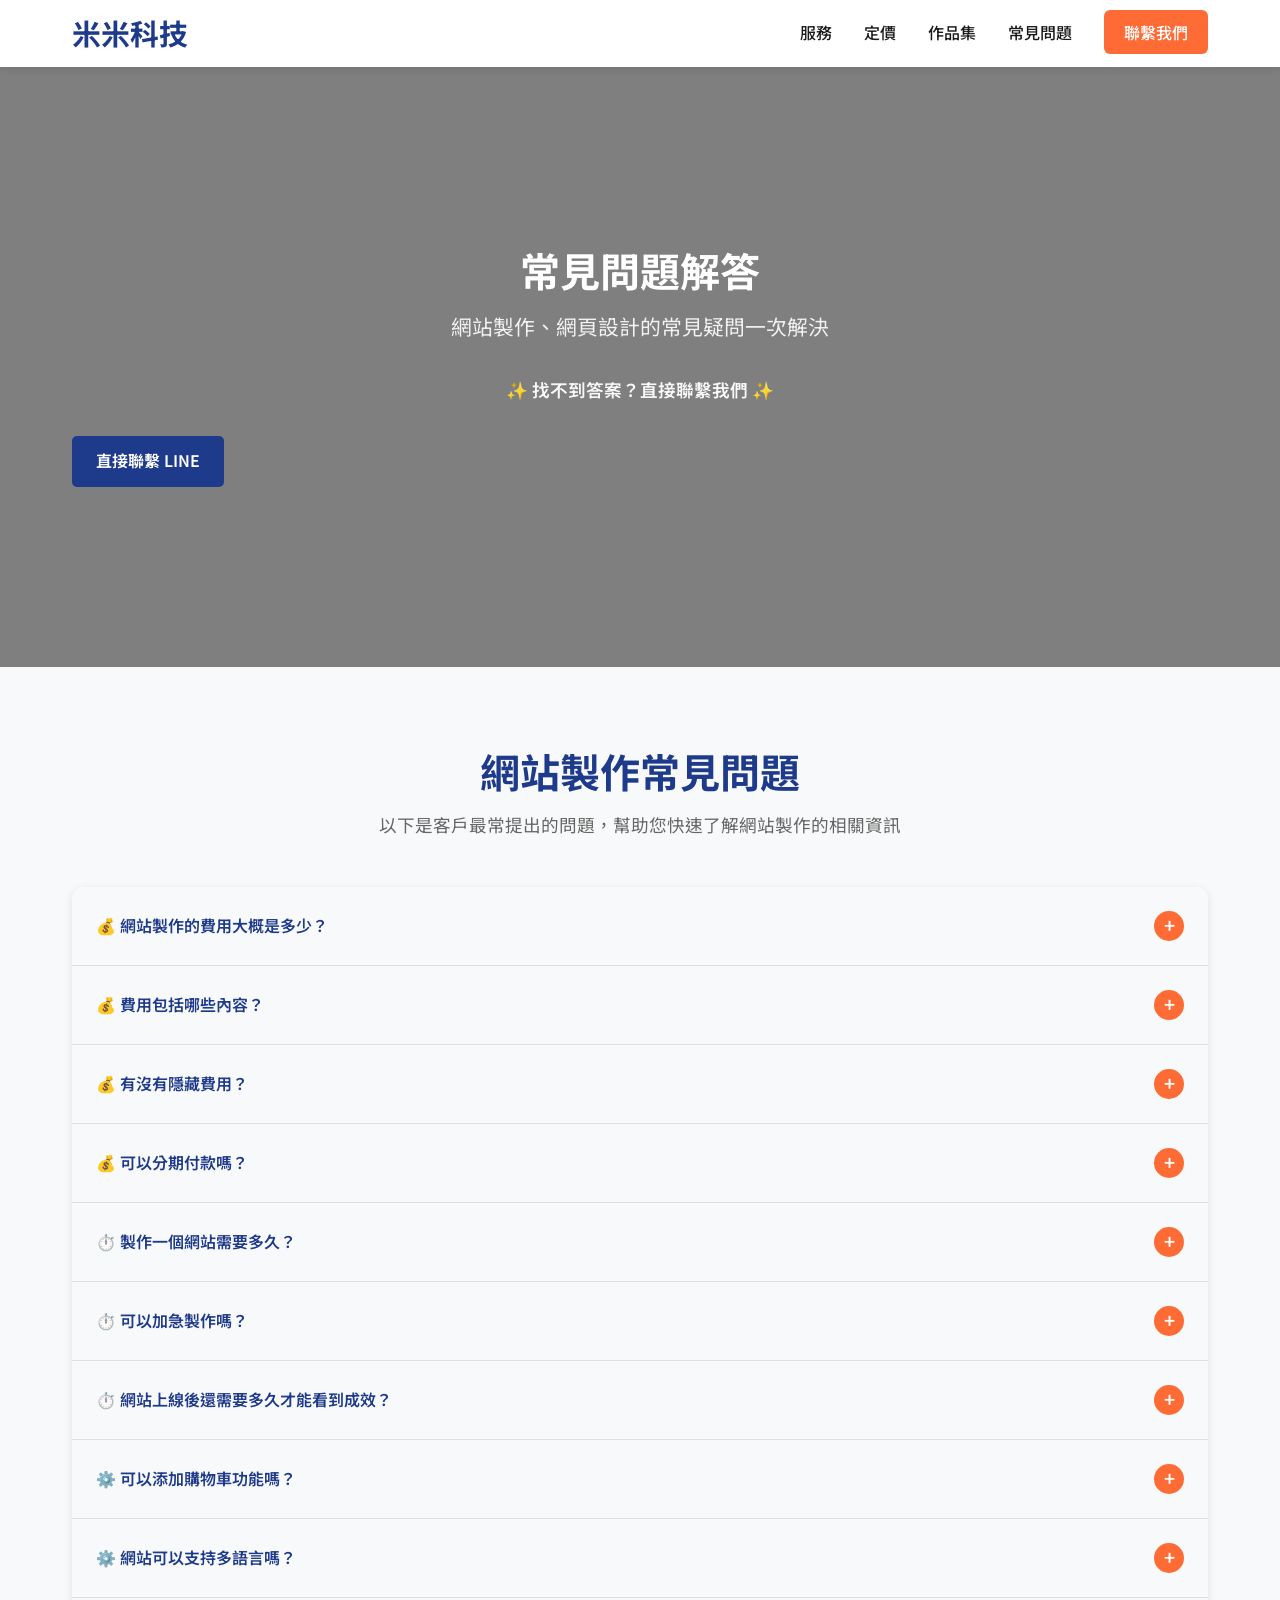
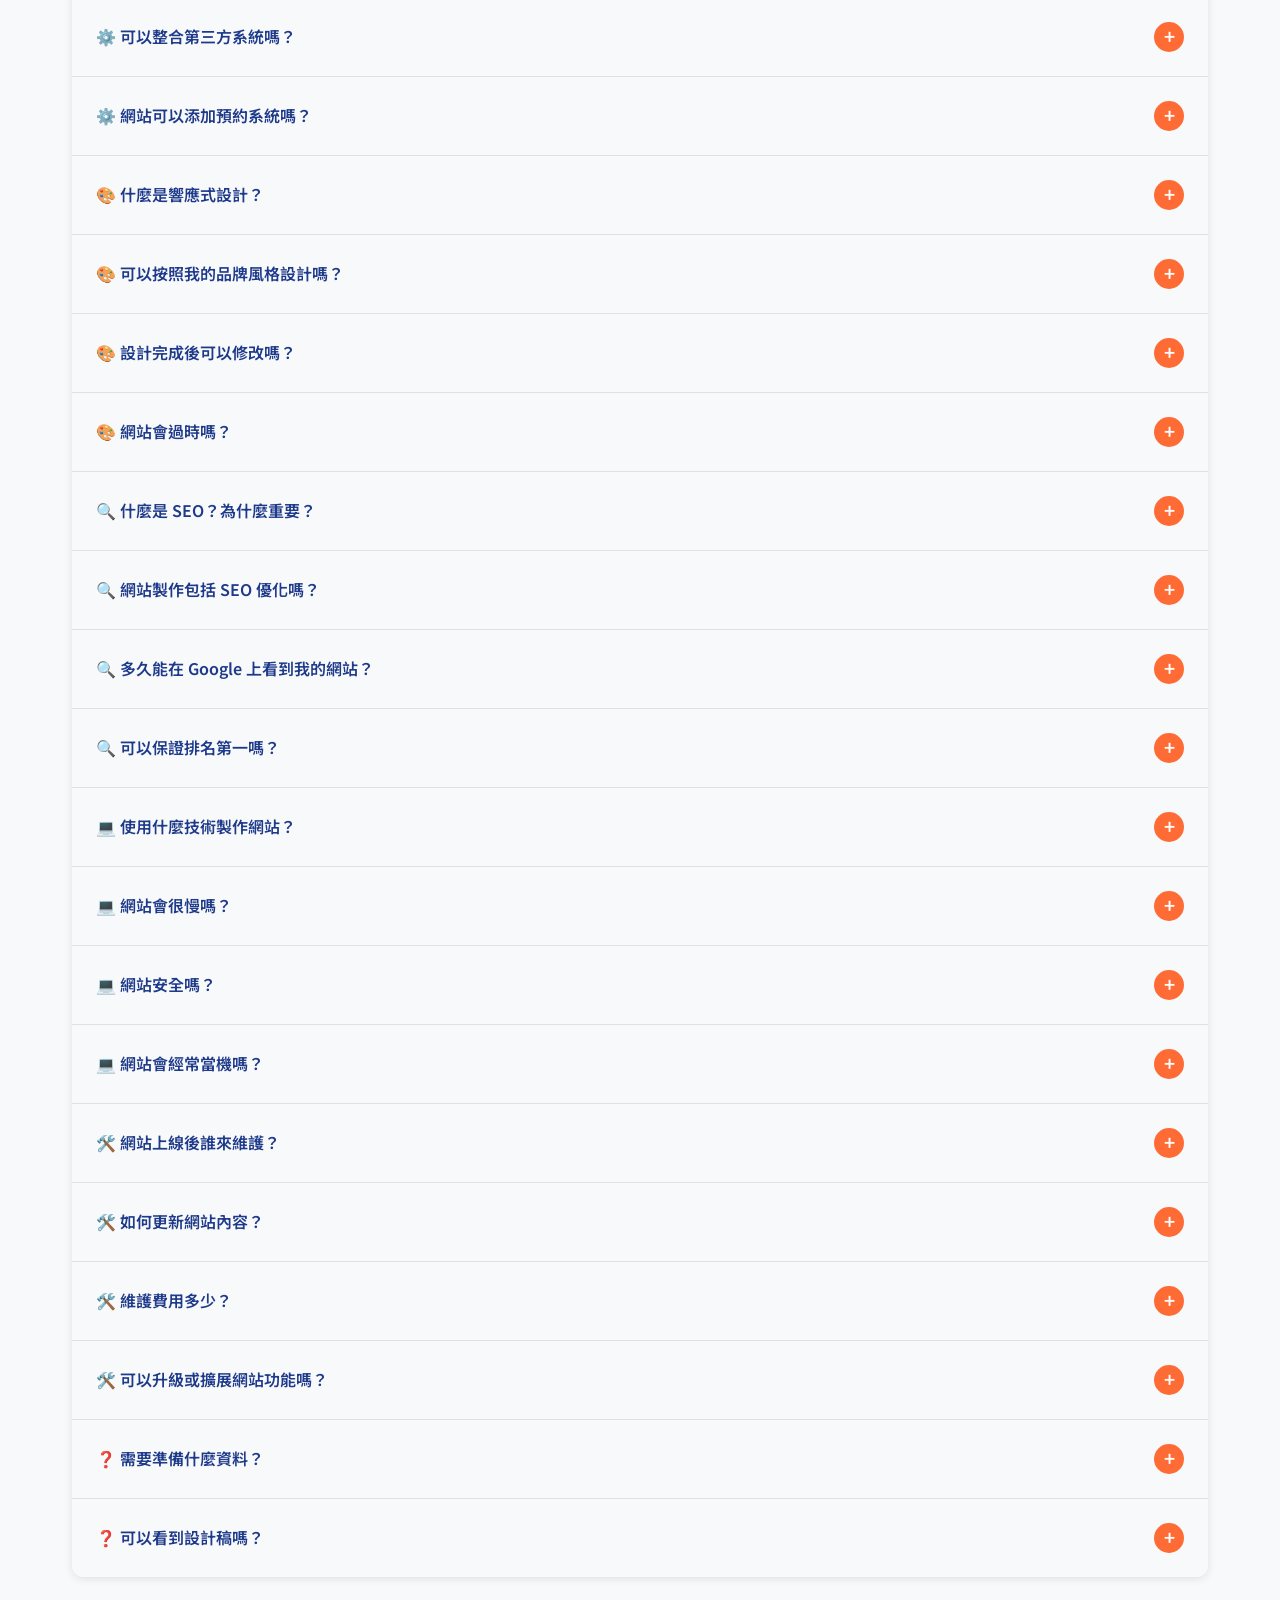
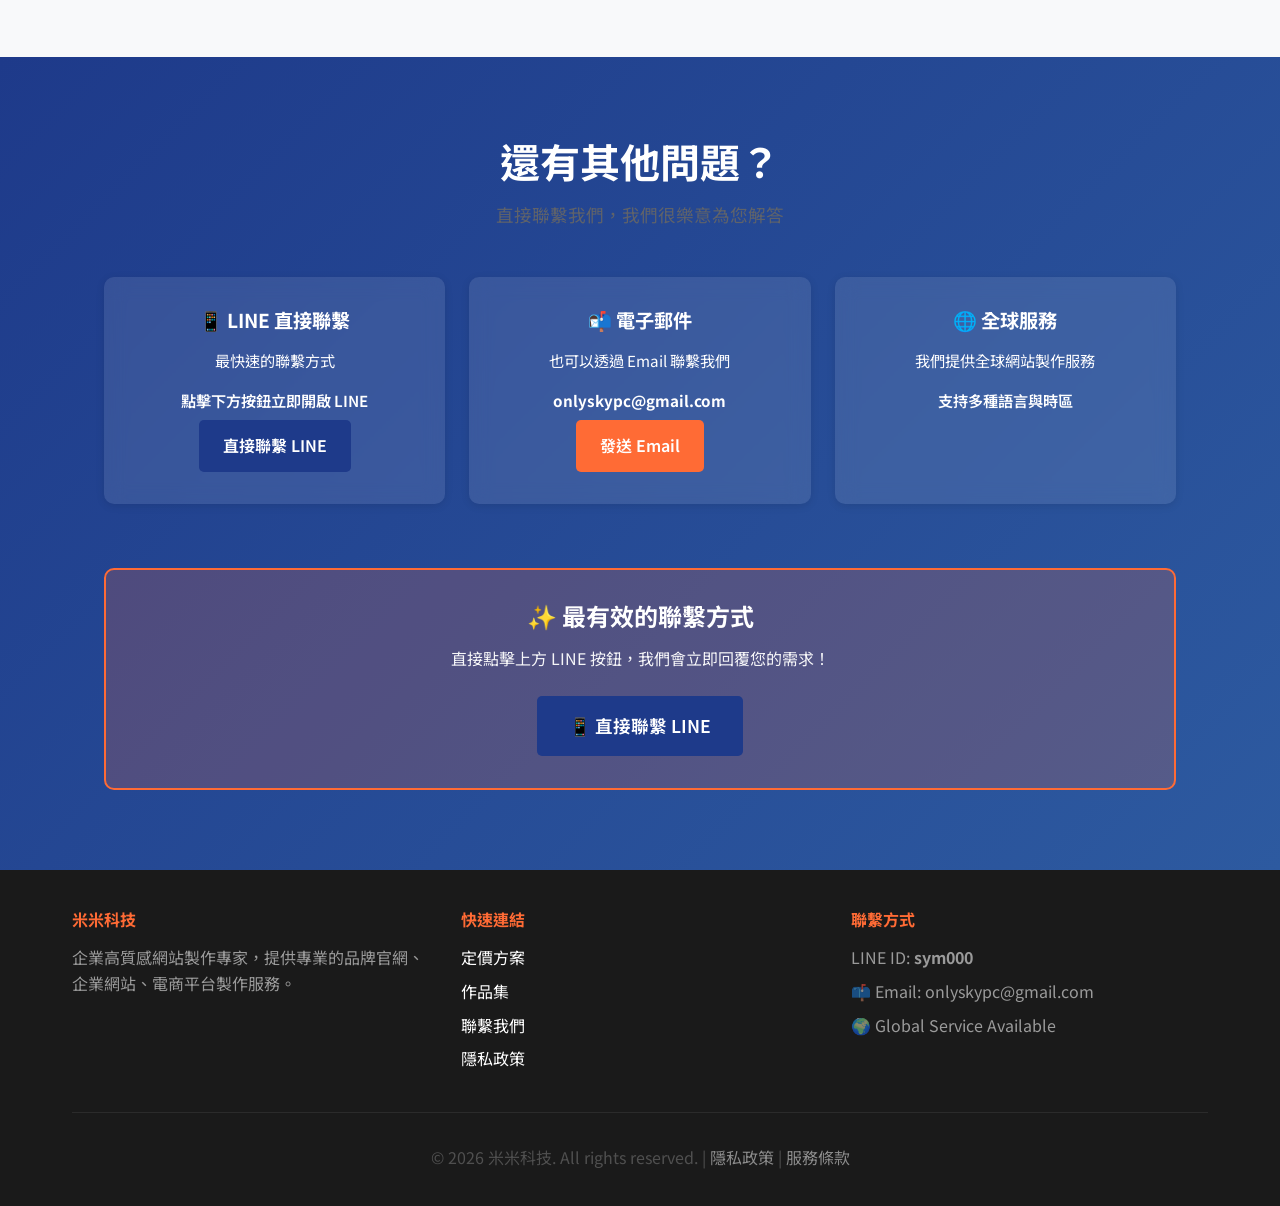
<file: faq.html>
<!DOCTYPE html>
<html lang="zh-TW">
<head>
    <meta http-equiv="Cache-Control" content="no-cache, no-store, must-revalidate">
<meta http-equiv="Pragma" content="no-cache">
<meta http-equiv="Expires" content="0">

    <meta charset="UTF-8">
    <meta name="viewport" content="width=device-width, initial-scale=1.0">
    <meta name="description" content="米米科技 - 網站製作常見問題 FAQ。解答網站製作費用、時間、SEO、響應式設計等常見疑問。">
    <meta name="keywords" content="網站製作常見問題, 網頁設計 FAQ, 網站製作費用, 網站製作時間, SEO 優化, 響應式設計, 網站維護">
    <meta name="author" content="米米科技">
    <meta property="og:title" content="米米科技 - 網站製作常見問題 FAQ">
    <meta property="og:description" content="解答網站製作、網頁設計的常見問題，包括費用、時間、功能、SEO 等。">
    <meta property="og:type" content="website">
    <meta name="theme-color" content="#1E3A8A">
    
    <title>米米科技 - 網站製作常見問題 FAQ | 網頁設計疑問解答</title>
    <link href="https://fonts.googleapis.com/css2?family=Noto+Sans+TC:wght@400;500;700&display=swap" rel="stylesheet">
    <link rel="stylesheet" href="styles.css">
    
    <!-- Google 結構化數據 - FAQPage Schema -->
    <script type="application/ld+json">
    {
        "@context": "https://schema.org",
        "@type": "FAQPage",
        "mainEntity": [
            {"@type": "Question", "name": "網站製作的費用大概是多少？", "acceptedAnswer": {"@type": "Answer", "text": "網站製作費用因需求而異。一般企業形象網站費用落在 3 萬至 15 萬元之間，一頁式網站約 2 萬至 5 萬元，電商購物網站約 8 萬至 20 萬元。費用取決於網站類型、設計難度、功能複雜度、是否包含 SEO 優化和後續維護等因素。"}},
            {"@type": "Question", "name": "費用包括哪些內容？", "acceptedAnswer": {"@type": "Answer", "text": "網站製作費用通常包括：網站設計、前端開發、後端開發、內容製作、SEO 基礎優化、測試與修改、域名與主機第一年費用。額外服務如 SEO 進階優化、內容行銷、維護支援等可另外計費。"}},
            {"@type": "Question", "name": "有沒有隱藏費用？", "acceptedAnswer": {"@type": "Answer", "text": "沒有隱藏費用。我們在簽約前會提供詳細的報價單，列明所有費用項目。網站上線後，只有域名與主機的年度續費是必要的，其他服務都是可選的。"}},
            {"@type": "Question", "name": "可以分期付款嗎？", "acceptedAnswer": {"@type": "Answer", "text": "可以。我們提供彈性的付款方案，通常分為簽約時、設計完成時、上線時三個階段付款。具體方案可根據您的需求協商。"}},
            {"@type": "Question", "name": "製作一個網站需要多久？", "acceptedAnswer": {"@type": "Answer", "text": "通常需要 2-8 週，取決於網站複雜度。一頁式網站約 2-3 週，企業形象網站約 3-4 週，中等複雜度約 4-6 週，複雜系統約 8 週以上。"}},
            {"@type": "Question", "name": "可以加急製作嗎？", "acceptedAnswer": {"@type": "Answer", "text": "可以。如果您需要加急，我們可以安排額外的開發人員加快進度，但可能會產生加急費用。具體方案請直接聯繫我們。"}},
            {"@type": "Question", "name": "網站上線後還需要多久才能看到成效？", "acceptedAnswer": {"@type": "Answer", "text": "網站上線後立即可以使用。但搜尋引擎收錄通常需要 1-3 週。SEO 效果通常需要 3-6 個月才能明顯看到。"}},
            {"@type": "Question", "name": "可以添加購物車功能嗎？", "acceptedAnswer": {"@type": "Answer", "text": "可以。我們提供完整的電商功能，包括購物車、支付整合、庫存管理、訂單追蹤等。支持多種支付方式如信用卡、轉帳、貨到付款等。"}},
            {"@type": "Question", "name": "網站可以支持多語言嗎？", "acceptedAnswer": {"@type": "Answer", "text": "可以。我們可以製作多語言網站，支持繁體中文、簡體中文、英文、日文等。多語言版本可以幫助您拓展國際市場。"}},
            {"@type": "Question", "name": "可以整合第三方系統嗎？", "acceptedAnswer": {"@type": "Answer", "text": "可以。我們可以整合 CRM、ERP、會計系統、郵件系統等各種第三方應用。具體的整合方案需要根據您的需求評估。"}}
        ]
    }
    </script>

    <style>
        * {
            margin: 0;
            padding: 0;
            box-sizing: border-box;
        }

        :root {
            --primary-color: #1E3A8A;
            --secondary-color: #FF6B35;
            --text-dark: #1a1a1a;
            --text-light: #666;
            --border-color: #e0e0e0;
            --shadow: 0 2px 8px rgba(0,0,0,0.1);
        }

        body {
            font-family: 'Microsoft JhengHei', 'Noto Sans TC', 'Segoe UI', Tahoma, Geneva, Verdana, sans-serif;
            color: var(--text-dark);
            line-height: 1.6;
        }

        .container {
            max-width: 1200px;
            margin: 0 auto;
            padding: 0 2rem;
        }

        /* 導航欄 */
        .navbar {
            background: white;
            box-shadow: var(--shadow);
            position: sticky;
            top: 0;
            z-index: 100;
        }

        .nav-content {
            display: flex;
            justify-content: space-between;
            align-items: center;
            padding: 1rem 0;
        }

        .logo h1 {
            color: var(--primary-color);
            font-size: 1.8rem;
        }

        .nav-links {
            display: flex;
            list-style: none;
            gap: 2rem;
            align-items: center;
        }

        .nav-links a {
            text-decoration: none;
            color: var(--text-dark);
            font-weight: 500;
            transition: color 0.3s;
        }

        .nav-links a:hover {
            color: var(--primary-color);
        }

        .cta-btn {
            background: var(--secondary-color);
            color: white !important;
            padding: 0.7rem 1.5rem;
            border-radius: 5px;
            transition: background 0.3s;
        }

        .cta-btn:hover {
            background: #ff5722;
        }

        .mobile-menu-btn {
            display: none;
            background: none;
            border: none;
            font-size: 1.5rem;
            cursor: pointer;
        }

        .mobile-menu {
            display: none;
            background: white;
            padding: 1rem;
            border-top: 1px solid var(--border-color);
        }

        .mobile-menu ul {
            list-style: none;
        }

        .mobile-menu li {
            padding: 0.8rem 0;
            border-bottom: 1px solid var(--border-color);
        }

        .mobile-menu a {
            text-decoration: none;
            color: var(--text-dark);
            font-weight: 500;
        }

        /* Hero Section */
        .hero {
            background-size: cover;
            background-position: center;
            background-attachment: fixed;
            color: white;
            padding: 100px 0;
            position: relative;
            text-align: center;
        }

        .hero-overlay {
            position: absolute;
            top: 0;
            left: 0;
            right: 0;
            bottom: 0;
            background: rgba(0, 0, 0, 0.5);
        }

        .hero-content {
            position: relative;
            z-index: 2;
        }

        .hero-title {
            font-size: 2.5rem;
            margin-bottom: 1rem;
        }

        .hero-subtitle {
            font-size: 1.3rem;
            margin-bottom: 2rem;
        }

        .hero-description {
            font-size: 1.1rem;
            margin-bottom: 1.5rem;
        }

        .hero-cta {
            margin-top: 2rem;
        }

        /* FAQ Section */
        .faq-section {
            background-color: #f8f9fa;
            padding: 80px 0;
        }

        .faq-title {
            text-align: center;
            font-size: 2.5rem;
            color: var(--primary-color);
            margin-bottom: 1rem;
        }

        .faq-subtitle {
            text-align: center;
            font-size: 1.1rem;
            color: var(--text-light);
            margin-bottom: 3rem;
        }

        .faq-list {
            background: white;
            border-radius: 12px;
            box-shadow: var(--shadow);
            overflow: hidden;
        }

        .faq-item {
            border-bottom: 1px solid var(--border-color);
            padding: 0;
        }

        .faq-item:last-child {
            border-bottom: none;
        }

        .faq-question {
            padding: 1.5rem;
            background: #f8f9fa;
            cursor: pointer;
            display: flex;
            justify-content: space-between;
            align-items: center;
            font-weight: 600;
            color: var(--primary-color);
            transition: background 0.3s;
            user-select: none;
        }

        .faq-question:hover {
            background: #e8eef7;
        }

        .faq-question-text {
            flex: 1;
            text-align: left;
        }

        .faq-toggle {
            display: inline-block;
            width: 30px;
            height: 30px;
            background: var(--secondary-color);
            color: white;
            border-radius: 50%;
            display: flex;
            align-items: center;
            justify-content: center;
            font-size: 1.2rem;
            transition: transform 0.3s;
            flex-shrink: 0;
            margin-left: 1rem;
        }

        .faq-item.active .faq-toggle {
            transform: rotate(180deg);
        }

        .faq-answer {
            max-height: 0;
            overflow: hidden;
            transition: max-height 0.3s ease, padding 0.3s ease;
            background: white;
        }

        .faq-item.active .faq-answer {
            max-height: 500px;
            padding: 1.5rem;
            border-top: 2px solid var(--border-color);
        }

        .faq-answer-text {
            color: var(--text-light);
            line-height: 1.8;
        }

        /* 按鈕 */
        .btn {
            display: inline-block;
            padding: 0.8rem 1.5rem;
            background: var(--primary-color);
            color: white;
            text-decoration: none;
            border-radius: 5px;
            transition: background 0.3s;
            border: none;
            cursor: pointer;
            font-size: 1rem;
        }

        .btn:hover {
            background: #152d5e;
        }

        .btn-primary {
            background: var(--primary-color);
        }

        .btn-primary:hover {
            background: #152d5e;
        }

        .btn-secondary {
            background: var(--secondary-color);
        }

        .btn-secondary:hover {
            background: #ff5722;
        }

        .btn-large {
            padding: 1rem 2rem;
            font-size: 1.1rem;
        }

        /* 聯繫區塊 */
        .contact {
            background: linear-gradient(135deg, var(--primary-color) 0%, #2d5aa0 100%);
            color: white;
            padding: 80px 0;
            text-align: center;
        }

        .section-title {
            font-size: 2.5rem;
            margin-bottom: 1rem;
            color: white;
        }

        .section-subtitle {
            font-size: 1.1rem;
            margin-bottom: 3rem;
            opacity: 0.9;
        }

        .contact-content {
            display: flex;
            flex-direction: column;
            gap: 2rem;
            margin-top: 2rem;
        }

        .contact-info {
            display: grid;
            grid-template-columns: repeat(3, 1fr);
            gap: 1.5rem;
        }

        .contact-item {
            background: rgba(255, 255, 255, 0.1);
            padding: 2rem;
            border-radius: 10px;
            backdrop-filter: blur(10px);
        }

        .contact-item h3 {
            margin-bottom: 1rem;
            font-size: 1.2rem;
            color: white;
        }

        .contact-item p {
            margin-bottom: 0.5rem;
            font-size: 0.95rem;
            color: white;
        }

        .contact-detail {
            font-weight: 600;
            margin: 1rem 0;
            color: white;
        }

        .contact-highlight {
            background: rgba(255, 107, 53, 0.2);
            padding: 2rem;
            border-radius: 10px;
            border: 2px solid var(--secondary-color);
        }

        .contact-highlight h3 {
            margin-bottom: 1rem;
            color: white;
        }

        .contact-highlight p {
            margin-bottom: 1.5rem;
            color: white;
        }

        /* 頁尾 */
        .footer {
            background: #1a1a1a;
            color: white;
            padding: 40px 0 20px;
        }

        .footer-content {
            display: grid;
            grid-template-columns: repeat(auto-fit, minmax(250px, 1fr));
            gap: 2rem;
            margin-bottom: 2rem;
        }

        .footer-section h4 {
            margin-bottom: 1rem;
            color: var(--secondary-color);
        }

        .footer-section p {
            margin-bottom: 0.5rem;
            opacity: 0.8;
        }

        .footer-section ul {
            list-style: none;
        }

        .footer-section li {
            margin-bottom: 0.5rem;
        }

        .footer-section a {
            color: white;
            text-decoration: none;
            transition: color 0.3s;
        }

        .footer-section a:hover {
            color: var(--secondary-color);
        }

        .footer-bottom {
            border-top: 1px solid #333;
            padding-top: 2rem;
            text-align: center;
            opacity: 0.7;
        }

        /* 響應式設計 */
        @media (max-width: 768px) {
            .nav-links {
                display: none;
            }

            .mobile-menu-btn {
                display: block;
            }

            .hero-title {
                font-size: 1.8rem;
            }

            .faq-title {
                font-size: 1.8rem;
            }

            .faq-question {
                padding: 1rem;
                flex-direction: column;
                align-items: flex-start;
            }

            .faq-question-text {
                margin-bottom: 0.5rem;
            }

            .faq-toggle {
                align-self: flex-end;
                margin-left: auto;
                margin-top: -2rem;
            }

            .contact-content {
                flex-direction: column;
            }

            .contact-info {
                grid-template-columns: 1fr;
            }

            .section-title {
                font-size: 1.8rem;
            }
        }
    </style>
</head>
<body>
    <!-- Navigation -->
    <nav class="navbar">
        <div class="container">
            <div class="nav-content">
                <div class="logo">
                    <h1>米米科技</h1>
                </div>
                <ul class="nav-links">
                    <li><a href="index.html#services">服務</a></li>
                    <li><a href="index.html#pricing">定價</a></li>
                    <li><a href="index.html#portfolio">作品集</a></li>
                    <li><a href="faq.html">常見問題</a></li>
                    <li><a href="https://line.me/ti/p/q4yJaRSuwz" class="cta-btn" target="_blank">聯繫我們</a></li>
                </ul>
                <button class="mobile-menu-btn" id="mobileMenuBtn">☰</button>
            </div>
        </div>
    </nav>

    <!-- Mobile Menu -->
    <div class="mobile-menu" id="mobileMenu">
        <ul>
            <li><a href="index.html#services">服務</a></li>
            <li><a href="index.html#pricing">定價</a></li>
            <li><a href="index.html#portfolio">作品集</a></li>
            <li><a href="faq.html">常見問題</a></li>
            <li><a href="https://line.me/ti/p/q4yJaRSuwz" target="_blank">聯繫我們</a></li>
        </ul>
    </div>

    <!-- Hero Section -->
    <section class="hero" style="background-image: url('https://images.unsplash.com/photo-1552664730-d307ca884978?w=1600&h=900&fit=crop&q=80');">
        <div class="hero-overlay"></div>
        <div class="hero-content">
            <h2 class="hero-title">常見問題解答</h2>
            <p class="hero-subtitle">網站製作、網頁設計的常見疑問一次解決</p>
            <p class="hero-description" style="color: white; font-weight: 600;">✨ 找不到答案？直接聯繫我們 ✨</p>
            <center><div class="hero-cta">
                <a href="https://line.me/ti/p/q4yJaRSuwz" class="btn btn-primary" target="_blank">直接聯繫 LINE</a>
            </div></center>

            
        </div>
    </section>

    <!-- FAQ Section -->
    <section class="faq-section">
        <div class="container">
            <h2 class="faq-title">網站製作常見問題</h2>
            <p class="faq-subtitle">以下是客戶最常提出的問題，幫助您快速了解網站製作的相關資訊</p>

            <div class="faq-list">
                <!-- 費用相關 -->
                <div class="faq-item">
                    <div class="faq-question">
                        <span class="faq-question-text">💰 網站製作的費用大概是多少？</span>
                        <span class="faq-toggle">+</span>
                    </div>
                    <div class="faq-answer">
                        <div class="faq-answer-text">
                            網站製作費用因需求而異。一般企業形象網站費用落在 3 萬至 15 萬元之間，一頁式網站約 2 萬至 5 萬元，電商購物網站約 8 萬至 20 萬元。費用取決於網站類型、設計難度、功能複雜度、是否包含 SEO 優化和後續維護等因素。
                        </div>
                    </div>
                </div>

                <div class="faq-item">
                    <div class="faq-question">
                        <span class="faq-question-text">💰 費用包括哪些內容？</span>
                        <span class="faq-toggle">+</span>
                    </div>
                    <div class="faq-answer">
                        <div class="faq-answer-text">
                            網站製作費用通常包括：網站設計、前端開發、後端開發、內容製作、SEO 基礎優化、測試與修改、域名與主機第一年費用。額外服務如 SEO 進階優化、內容行銷、維護支援等可另外計費。
                        </div>
                    </div>
                </div>

                <div class="faq-item">
                    <div class="faq-question">
                        <span class="faq-question-text">💰 有沒有隱藏費用？</span>
                        <span class="faq-toggle">+</span>
                    </div>
                    <div class="faq-answer">
                        <div class="faq-answer-text">
                            沒有隱藏費用。我們在簽約前會提供詳細的報價單，列明所有費用項目。網站上線後，只有域名與主機的年度續費是必要的，其他服務都是可選的。隱藏成本主要來自後續維護、SEO 優化、網路行銷等，但這些都是可選的增值服務。
                        </div>
                    </div>
                </div>

                <div class="faq-item">
                    <div class="faq-question">
                        <span class="faq-question-text">💰 可以分期付款嗎？</span>
                        <span class="faq-toggle">+</span>
                    </div>
                    <div class="faq-answer">
                        <div class="faq-answer-text">
                            可以。我們提供彈性的付款方案，通常分為簽約時、設計完成時、上線時三個階段付款。具體方案可根據您的需求協商。
                        </div>
                    </div>
                </div>

                <!-- 時間相關 -->
                <div class="faq-item">
                    <div class="faq-question">
                        <span class="faq-question-text">⏱️ 製作一個網站需要多久？</span>
                        <span class="faq-toggle">+</span>
                    </div>
                    <div class="faq-answer">
                        <div class="faq-answer-text">
                            通常需要 2-8 週，取決於網站複雜度。一頁式網站約 2-3 週，企業形象網站約 3-4 週，中等複雜度約 4-6 週，複雜系統約 8 週以上。套版網站可能只需 2-5 天，而大型客製化網站可能需要超過 3 個月。我們會在簽約時提供具體的時間表。
                        </div>
                    </div>
                </div>

                <div class="faq-item">
                    <div class="faq-question">
                        <span class="faq-question-text">⏱️ 可以加急製作嗎？</span>
                        <span class="faq-toggle">+</span>
                    </div>
                    <div class="faq-answer">
                        <div class="faq-answer-text">
                            可以。如果您需要加急，我們可以安排額外的開發人員加快進度，但可能會產生加急費用。具體方案請直接聯繫我們。
                        </div>
                    </div>
                </div>

                <div class="faq-item">
                    <div class="faq-question">
                        <span class="faq-question-text">⏱️ 網站上線後還需要多久才能看到成效？</span>
                        <span class="faq-toggle">+</span>
                    </div>
                    <div class="faq-answer">
                        <div class="faq-answer-text">
                            網站上線後立即可以使用。但搜尋引擎收錄通常需要 1-3 週。SEO 效果通常需要 3-6 個月才能明顯看到，至少需要 4 個月做網站打底，6-8 個月會開始陸續看到自然流量進來。我們會持續優化以加快排名提升。
                        </div>
                    </div>
                </div>

                <!-- 功能相關 -->
                <div class="faq-item">
                    <div class="faq-question">
                        <span class="faq-question-text">⚙️ 可以添加購物車功能嗎？</span>
                        <span class="faq-toggle">+</span>
                    </div>
                    <div class="faq-answer">
                        <div class="faq-answer-text">
                            可以。我們提供完整的電商功能，包括購物車、支付整合、庫存管理、訂單追蹤等。支持多種支付方式如信用卡、轉帳、貨到付款等。
                        </div>
                    </div>
                </div>

                <div class="faq-item">
                    <div class="faq-question">
                        <span class="faq-question-text">⚙️ 網站可以支持多語言嗎？</span>
                        <span class="faq-toggle">+</span>
                    </div>
                    <div class="faq-answer">
                        <div class="faq-answer-text">
                            可以。我們可以製作多語言網站，支持繁體中文、簡體中文、英文、日文等。多語言版本可以幫助您拓展國際市場。
                        </div>
                    </div>
                </div>

                <div class="faq-item">
                    <div class="faq-question">
                        <span class="faq-question-text">⚙️ 可以整合第三方系統嗎？</span>
                        <span class="faq-toggle">+</span>
                    </div>
                    <div class="faq-answer">
                        <div class="faq-answer-text">
                            可以。我們可以整合 CRM、ERP、會計系統、郵件系統等各種第三方應用。具體的整合方案需要根據您的需求評估。
                        </div>
                    </div>
                </div>

                <div class="faq-item">
                    <div class="faq-question">
                        <span class="faq-question-text">⚙️ 網站可以添加預約系統嗎？</span>
                        <span class="faq-toggle">+</span>
                    </div>
                    <div class="faq-answer">
                        <div class="faq-answer-text">
                            可以。我們可以為飯店、民宿、診所、美容院等行業添加線上預約系統，支持自動確認、提醒、取消等功能。
                        </div>
                    </div>
                </div>

                <!-- 設計相關 -->
                <div class="faq-item">
                    <div class="faq-question">
                        <span class="faq-question-text">🎨 什麼是響應式設計？</span>
                        <span class="faq-toggle">+</span>
                    </div>
                    <div class="faq-answer">
                        <div class="faq-answer-text">
                            響應式設計是指網站能自動適應不同屏幕尺寸（桌面、平板、手機）。我們製作的所有網站都採用響應式設計，確保在任何設備上都能完美顯示。
                        </div>
                    </div>
                </div>

                <div class="faq-item">
                    <div class="faq-question">
                        <span class="faq-question-text">🎨 可以按照我的品牌風格設計嗎？</span>
                        <span class="faq-toggle">+</span>
                    </div>
                    <div class="faq-answer">
                        <div class="faq-answer-text">
                            可以。我們會根據您的品牌識別（VI）、企業文化、目標客群等進行客製化設計。我們會與您密切溝通，確保設計符合您的期望。
                        </div>
                    </div>
                </div>

                <div class="faq-item">
                    <div class="faq-question">
                        <span class="faq-question-text">🎨 設計完成後可以修改嗎？</span>
                        <span class="faq-toggle">+</span>
                    </div>
                    <div class="faq-answer">
                        <div class="faq-answer-text">
                            可以。在網站上線前，我們會提供多輪修改機會。通常包括 2-3 輪的設計修改。網站上線後，如需修改可以另外計費。
                        </div>
                    </div>
                </div>

                <div class="faq-item">
                    <div class="faq-question">
                        <span class="faq-question-text">🎨 網站會過時嗎？</span>
                        <span class="faq-toggle">+</span>
                    </div>
                    <div class="faq-answer">
                        <div class="faq-answer-text">
                            我們採用現代化設計，確保網站在未來 3-5 年內不會過時。同時，我們提供持續的設計更新和優化服務，幫助您保持競爭力。
                        </div>
                    </div>
                </div>

                <!-- SEO 相關 -->
                <div class="faq-item">
                    <div class="faq-question">
                        <span class="faq-question-text">🔍 什麼是 SEO？為什麼重要？</span>
                        <span class="faq-toggle">+</span>
                    </div>
                    <div class="faq-answer">
                        <div class="faq-answer-text">
                            SEO 是搜尋引擎優化，幫助您的網站在 Google、Yahoo 等搜尋引擎中排名靠前。這能帶來免費的有機流量，提高轉化率，是網站成功的關鍵。
                        </div>
                    </div>
                </div>

                <div class="faq-item">
                    <div class="faq-question">
                        <span class="faq-question-text">🔍 網站製作包括 SEO 優化嗎？</span>
                        <span class="faq-toggle">+</span>
                    </div>
                    <div class="faq-answer">
                        <div class="faq-answer-text">
                            是的。我們在製作網站時會進行基礎 SEO 優化，包括關鍵詞研究、Meta 標籤、結構化數據、內部連結等。進階 SEO 服務可另外購買。
                        </div>
                    </div>
                </div>

                <div class="faq-item">
                    <div class="faq-question">
                        <span class="faq-question-text">🔍 多久能在 Google 上看到我的網站？</span>
                        <span class="faq-toggle">+</span>
                    </div>
                    <div class="faq-answer">
                        <div class="faq-answer-text">
                            通常 1-3 週內 Google 會開始爬蟲您的網站。完整索引可能需要 1-3 個月。排名靠前通常需要 3-6 個月的優化。
                        </div>
                    </div>
                </div>

                <div class="faq-item">
                    <div class="faq-question">
                        <span class="faq-question-text">🔍 可以保證排名第一嗎？</span>
                        <span class="faq-toggle">+</span>
                    </div>
                    <div class="faq-answer">
                        <div class="faq-answer-text">
                            沒有人能保證排名第一。我們承諾提供最佳的 SEO 實踐和持續優化，幫助您提升排名。排名受多個因素影響，包括競爭程度、內容質量、反向連結等。
                        </div>
                    </div>
                </div>

                <!-- 技術相關 -->
                <div class="faq-item">
                    <div class="faq-question">
                        <span class="faq-question-text">💻 使用什麼技術製作網站？</span>
                        <span class="faq-toggle">+</span>
                    </div>
                    <div class="faq-answer">
                        <div class="faq-answer-text">
                            我們主要使用 WordPress、React、Vue.js 等現代技術。選擇哪種技術取決於您的需求。WordPress 適合內容管理，React 適合複雜互動應用。
                        </div>
                    </div>
                </div>

                <div class="faq-item">
                    <div class="faq-question">
                        <span class="faq-question-text">💻 網站會很慢嗎？</span>
                        <span class="faq-toggle">+</span>
                    </div>
                    <div class="faq-answer">
                        <div class="faq-answer-text">
                            不會。我們優化網站速度是首要任務。我們使用 CDN、圖片優化、代碼最小化等技術確保網站快速加載。平均加載時間通常在 2-3 秒以內。
                        </div>
                    </div>
                </div>

                <div class="faq-item">
                    <div class="faq-question">
                        <span class="faq-question-text">💻 網站安全嗎？</span>
                        <span class="faq-toggle">+</span>
                    </div>
                    <div class="faq-answer">
                        <div class="faq-answer-text">
                            是的。我們採用 HTTPS 加密、防火牆、定期安全更新等措施保護您的網站。我們也會定期進行安全檢查和備份。
                        </div>
                    </div>
                </div>

                <div class="faq-item">
                    <div class="faq-question">
                        <span class="faq-question-text">💻 網站會經常當機嗎？</span>
                        <span class="faq-toggle">+</span>
                    </div>
                    <div class="faq-answer">
                        <div class="faq-answer-text">
                            不會。我們使用可靠的主機商和 CDN 服務，確保 99.9% 的正常運行時間。同時提供 24/7 監控和快速故障排除。
                        </div>
                    </div>
                </div>

                <!-- 維護相關 -->
                <div class="faq-item">
                    <div class="faq-question">
                        <span class="faq-question-text">🛠️ 網站上線後誰來維護？</span>
                        <span class="faq-toggle">+</span>
                    </div>
                    <div class="faq-answer">
                        <div class="faq-answer-text">
                            我們提供持續的維護支援服務。您可以選擇自行維護或購買我們的維護套餐。我們的維護服務包括安全更新、備份、監控、故障修復等。
                        </div>
                    </div>
                </div>

                <div class="faq-item">
                    <div class="faq-question">
                        <span class="faq-question-text">🛠️ 如何更新網站內容？</span>
                        <span class="faq-toggle">+</span>
                    </div>
                    <div class="faq-answer">
                        <div class="faq-answer-text">
                            如果使用 WordPress，您可以自行登入後台更新內容。我們會提供完整的操作教學。如需專業協助，我們也提供內容更新服務。
                        </div>
                    </div>
                </div>

                <div class="faq-item">
                    <div class="faq-question">
                        <span class="faq-question-text">🛠️ 維護費用多少？</span>
                        <span class="faq-toggle">+</span>
                    </div>
                    <div class="faq-answer">
                        <div class="faq-answer-text">
                            維護費用根據服務範圍而定，通常每月 2,000-5,000 元。包括安全更新、備份、監控、基礎修改等。具體方案可根據您的需求定制。
                        </div>
                    </div>
                </div>

                <div class="faq-item">
                    <div class="faq-question">
                        <span class="faq-question-text">🛠️ 可以升級或擴展網站功能嗎？</span>
                        <span class="faq-toggle">+</span>
                    </div>
                    <div class="faq-answer">
                        <div class="faq-answer-text">
                            可以。網站完全可以升級和擴展。我們可以添加新功能、集成新系統、優化現有功能等。升級費用根據複雜度而定。
                        </div>
                    </div>
                </div>

                <!-- 其他相關 -->
                <div class="faq-item">
                    <div class="faq-question">
                        <span class="faq-question-text">❓ 需要準備什麼資料？</span>
                        <span class="faq-toggle">+</span>
                    </div>
                    <div class="faq-answer">
                        <div class="faq-answer-text">
                            您需要準備：公司簡介、產品/服務介紹、聯繫方式、公司 Logo、品牌色彩、參考網站等。我們會根據這些資料進行設計。
                        </div>
                    </div>
                </div>

                <div class="faq-item">
                    <div class="faq-question">
                        <span class="faq-question-text">❓ 可以看到設計稿嗎？</span>
                        <span class="faq-toggle">+</span>
                    </div>
                    <div class="faq-answer">
                        <div class="faq-answer-text">
                            可以。我們會在開發前提供設計稿供您審核。您可以提出意見和修改建議，我們會根據反饋進行調整。
                        </div>
                    </div>
                </div>
            </div>
        </div>
    </section>

    <!-- CTA Section -->
    <section class="contact" id="contact">
        <div class="container">
            <h2 class="section-title">還有其他問題？</h2>
            <p class="section-subtitle">直接聯繫我們，我們很樂意為您解答</p>
            
            <div class="contact-content">
                <div class="contact-info">
                    <div class="contact-item">
                        <h3>📱 LINE 直接聯繫</h3>
                        <p>最快速的聯繫方式</p>
                        <p class="contact-detail">點擊下方按鈕立即開啟 LINE</p>
                        <a href="https://line.me/ti/p/q4yJaRSuwz" class="btn btn-primary" target="_blank">直接聯繫 LINE</a>
                    </div>
                    
                    <div class="contact-item">
                        <h3>📬 電子郵件</h3>
                        <p>也可以透過 Email 聯繫我們</p>
                        <p class="contact-detail"><strong>onlyskypc@gmail.com</strong></p>
                        <a href="mailto:onlyskypc@gmail.com" class="btn btn-secondary">發送 Email</a>
                    </div>
                    
                    <div class="contact-item">
                        <h3>🌐 全球服務</h3>
                        <p>我們提供全球網站製作服務</p>
                        <p class="contact-detail">支持多種語言與時區</p>
                    </div>
                </div>

                <div class="contact-highlight">
                    <h3 style="color: white;">✨ 最有效的聯繫方式</h3>
                    <p style="color: white;">直接點擊上方 LINE 按鈕，我們會立即回覆您的需求！</p>
                    <a href="https://line.me/ti/p/q4yJaRSuwz" class="btn btn-primary btn-large" target="_blank">📱 直接聯繫 LINE</a>
                </div>
            </div>
        </div>
    </section>

    <!-- Footer -->
    <footer class="footer">
        <div class="container">
            <div class="footer-content">
                <div class="footer-section">
                    <h4>米米科技</h4>
                    <p>企業高質感網站製作專家，提供專業的品牌官網、企業網站、電商平台製作服務。</p>
                </div>
                
                <div class="footer-section">
                    <h4>快速連結</h4>
                    <ul>
                        <li><a href="index.html#pricing">定價方案</a></li>
                        <li><a href="index.html#portfolio">作品集</a></li>
                        <li><a href="https://line.me/ti/p/q4yJaRSuwz" target="_blank">聯繫我們</a></li>
                        <li><a href="#">隱私政策</a></li>
                    </ul>
                </div>
                
                <div class="footer-section">
                    <h4>聯繫方式</h4>
                    <p>LINE ID: <strong>sym000</strong></p>
                    <p>📫 Email: onlyskypc@gmail.com</p>
                    <p>🌍 Global Service Available</p>
                </div>
            </div>
            
            <div class="footer-bottom">
                <p>&copy; 2026 米米科技. All rights reserved. | <a href="#">隱私政策</a> | <a href="#">服務條款</a></p>
            </div>
        </div>
    </footer>

    <script>
        // FAQ 展開/收起功能
        document.querySelectorAll('.faq-question').forEach(question => {
            question.addEventListener('click', function() {
                const item = this.closest('.faq-item');
                if (item) {
                    // 關閉其他開啟的項目
                    document.querySelectorAll('.faq-item.active').forEach(activeItem => {
                        if (activeItem !== item) {
                            activeItem.classList.remove('active');
                        }
                    });
                    // 切換當前項目
                    item.classList.toggle('active');
                }
            });
        });

        // 移動菜單功能
        const mobileMenuBtn = document.getElementById('mobileMenuBtn');
        const mobileMenu = document.getElementById('mobileMenu');

        if (mobileMenuBtn) {
            mobileMenuBtn.addEventListener('click', function() {
                mobileMenu.style.display = mobileMenu.style.display === 'block' ? 'none' : 'block';
            });
        }
    </script>
</body>
</html>
</file>
<file: styles.css>
/* ============================================
   米米科技官網 - 完整 CSS 樣式
   ============================================ */

/* Root Variables */
:root {
    --primary-color: #1E3A8A;
    --secondary-color: #FF6B35;
    --accent-color: #10B981;
    --dark-bg: #0F172A;
    --light-bg: #F8FAFC;
    --text-dark: #1F2937;
    --text-light: #6B7280;
    --border-color: #E5E7EB;
    --shadow: 0 10px 30px rgba(0, 0, 0, 0.1);
    --shadow-lg: 0 20px 50px rgba(0, 0, 0, 0.15);
}

/* Reset & Base Styles */
* {
    margin: 0;
    padding: 0;
    box-sizing: border-box;
}

html {
    scroll-behavior: smooth;
}

body {
    font-family: 'Microsoft JhengHei', 'Noto Sans TC', 'Segoe UI', Tahoma, Geneva, Verdana, sans-serif;
    color: var(--text-dark);
    line-height: 1.6;
    background-color: #FFFFFF;
}

.container {
    max-width: 1200px;
    margin: 0 auto;
    padding: 0 20px;
}

/* Typography */
h1, h2, h3, h4, h5, h6 {
    font-weight: 700;
    line-height: 1.2;
}

h2 {
    font-size: 2.5rem;
    margin-bottom: 1rem;
}

h3 {
    font-size: 1.5rem;
    margin-bottom: 0.8rem;
}

p {
    color: var(--text-light);
    margin-bottom: 1rem;
}

a {
    color: var(--primary-color);
    text-decoration: none;
    transition: color 0.3s ease;
}

a:hover {
    color: var(--secondary-color);
}

/* Buttons */
.btn {
    padding: 12px 28px;
    border: none;
    border-radius: 8px;
    font-size: 1rem;
    font-weight: 600;
    cursor: pointer;
    transition: all 0.3s ease;
    display: inline-block;
    text-align: center;
}

.btn-primary {
    background-color: var(--primary-color);
    color: white;
    text-decoration: none;
}

.btn-primary:hover {
    background-color: #1E40AF;
    transform: translateY(-2px);
    box-shadow: 0 10px 25px rgba(30, 58, 138, 0.3);
}

.btn-secondary {
    background-color: transparent;
    color: var(--primary-color);
    border: 2px solid var(--primary-color);
}

.btn-secondary:hover {
    background-color: var(--primary-color);
    color: white;
}

.btn-outline {
    background-color: transparent;
    color: var(--primary-color);
    border: 2px solid var(--primary-color);
}

.btn-outline:hover {
    background-color: var(--primary-color);
    color: white;
}

.btn-large {
    padding: 16px 40px;
    font-size: 1.1rem;
    display: inline-block;
}

.btn-block {
    width: 100%;
}

/* Navigation */
.navbar {
    background-color: white;
    box-shadow: 0 2px 10px rgba(0, 0, 0, 0.05);
    position: sticky;
    top: 0;
    z-index: 1000;
}

.nav-content {
    display: flex;
    justify-content: space-between;
    align-items: center;
    padding: 1rem 0;
}

.logo h1 {
    font-size: 1.8rem;
    color: var(--primary-color);
    margin: 0;
}

.nav-links {
    display: flex;
    list-style: none;
    gap: 2rem;
    align-items: center;
}

.nav-links a {
    color: var(--text-dark);
    font-weight: 500;
    transition: color 0.3s ease;
}

.nav-links a:hover {
    color: var(--primary-color);
}

.nav-links .cta-btn {
    background-color: var(--secondary-color);
    color: white;
    padding: 10px 20px;
    border-radius: 6px;
    transition: all 0.3s ease;
}

.nav-links .cta-btn:hover {
    background-color: #FF5520;
    transform: translateY(-2px);
}

.mobile-menu-btn {
    display: none;
    background: none;
    border: none;
    font-size: 1.5rem;
    cursor: pointer;
    color: var(--primary-color);
}

.mobile-menu {
    display: none;
    background-color: white;
    padding: 1rem;
    box-shadow: 0 5px 15px rgba(0, 0, 0, 0.1);
}

.mobile-menu ul {
    list-style: none;
    display: flex;
    flex-direction: column;
    gap: 1rem;
}

.mobile-menu a {
    color: var(--text-dark);
    font-weight: 500;
}

/* Hero Section */
.hero {
    background: linear-gradient(135deg, rgba(30, 58, 138, 0.85) 0%, rgba(45, 90, 150, 0.85) 100%), center/cover no-repeat;
    color: white;
    padding: 100px 0;
    position: relative;
    overflow: hidden;
    display: flex;
    align-items: center;
    min-height: 600px;
}

.hero-overlay {
    position: absolute;
    top: 0;
    left: 0;
    right: 0;
    bottom: 0;
    background: rgba(30, 58, 138, 0.6);
    z-index: 1;
}

.hero-content {
    position: relative;
    z-index: 2;
}

.hero-content {
    flex: 1;
    z-index: 2;
    animation: fadeInUp 1s ease;
    max-width: 1200px;
    margin: 0 auto;
    width: 100%;
    padding: 0 2rem;
}

.hero-title {
    font-size: 3.5rem;
    margin-bottom: 1rem;
    line-height: 1.2;
}

.hero-subtitle {
    font-size: 1.3rem;
    margin-bottom: 0.5rem;
    color: rgba(255, 255, 255, 0.9);
}

.hero-description {
    font-size: 1.1rem;
    margin-bottom: 0.5rem;
    opacity: 0.95;
}

.hero-description-sub {
    font-size: 1rem;
    margin-bottom: 2rem;
    opacity: 0.9;
    line-height: 1.6;
}

.hero-cta {
    display: flex;
    gap: 1rem;
    flex-wrap: wrap;
}

.hero-visual {
    flex: 1;
    position: relative;
    height: 400px;
}

.hero-shape {
    position: absolute;
    border-radius: 50%;
    opacity: 0.1;
}

.shape-1 {
    width: 300px;
    height: 300px;
    background-color: white;
    top: 50px;
    right: 50px;
    animation: float 6s ease-in-out infinite;
}

.shape-2 {
    width: 200px;
    height: 200px;
    background-color: white;
    bottom: 50px;
    right: 200px;
    animation: float 8s ease-in-out infinite 1s;
}

.shape-3 {
    width: 150px;
    height: 150px;
    background-color: white;
    top: 100px;
    right: 100px;
    animation: float 7s ease-in-out infinite 2s;
}

/* Animations */
@keyframes fadeInUp {
    from {
        opacity: 0;
        transform: translateY(30px);
    }
    to {
        opacity: 1;
        transform: translateY(0);
    }
}

@keyframes float {
    0%, 100% {
        transform: translateY(0px);
    }
    50% {
        transform: translateY(-20px);
    }
}

@keyframes slideInLeft {
    from {
        opacity: 0;
        transform: translateX(-30px);
    }
    to {
        opacity: 1;
        transform: translateX(0);
    }
}

@keyframes slideInRight {
    from {
        opacity: 0;
        transform: translateX(30px);
    }
    to {
        opacity: 1;
        transform: translateX(0);
    }
}

/* Section Styles */
section {
    padding: 80px 0;
}

.section-title {
    font-size: 2.5rem;
    text-align: center;
    margin-bottom: 1rem;
    color: var(--primary-color);
}

.section-subtitle {
    text-align: center;
    font-size: 1.1rem;
    color: var(--text-light);
    margin-bottom: 3rem;
}

/* Services Section */
.services {
    background-color: var(--light-bg);
}

.services-grid {
    display: grid;
    grid-template-columns: repeat(auto-fit, minmax(300px, 1fr));
    gap: 2rem;
}

.service-card {
    background: white;
    padding: 0;
    border-radius: 12px;
    box-shadow: var(--shadow);
    transition: all 0.3s ease;
    text-align: center;
    overflow: hidden;
}

.service-card:hover {
    transform: translateY(-10px);
    box-shadow: var(--shadow-lg);
}

.service-image {
    width: 100%;
    height: 200px;
    object-fit: cover;
    display: block;
}

.service-icon {
    font-size: 3rem;
    margin: 1.5rem 0 0.5rem 0;
    display: inline-block;
}

.service-card h3 {
    color: var(--primary-color);
    margin: 0.5rem 0 1rem 0;
    padding: 0 1.5rem;
}

.service-card p {
    color: var(--text-light);
    line-height: 1.8;
    padding: 0 1.5rem 1.5rem 1.5rem;
    margin: 0;
}

/* Pricing Section */
.pricing {
    background: white;
}

.pricing-grid {
    display: grid;
    grid-template-columns: repeat(auto-fit, minmax(300px, 1fr));
    gap: 2rem;
    margin-bottom: 3rem;
}

.pricing-card {
    background: white;
    border: 2px solid var(--border-color);
    border-radius: 12px;
    padding: 2rem;
    position: relative;
    transition: all 0.3s ease;
}

.pricing-card:hover {
    transform: translateY(-5px);
    box-shadow: var(--shadow-lg);
}

.pricing-card.featured {
    border-color: var(--secondary-color);
    box-shadow: 0 10px 40px rgba(255, 107, 53, 0.2);
    transform: scale(1.05);
}

.pricing-badge {
    position: absolute;
    top: -12px;
    left: 20px;
    background-color: var(--primary-color);
    color: white;
    padding: 6px 12px;
    border-radius: 20px;
    font-size: 0.85rem;
    font-weight: 600;
}

.pricing-badge.featured-badge {
    background-color: var(--secondary-color);
}

.pricing-card h3 {
    margin-top: 1rem;
    color: var(--primary-color);
}

.price {
    display: flex;
    align-items: baseline;
    justify-content: center;
    margin: 1.5rem 0;
}

.currency {
    font-size: 1.5rem;
    color: var(--secondary-color);
    margin-right: 0.25rem;
}

.amount {
    font-size: 2.5rem;
    font-weight: 700;
    color: var(--primary-color);
}

.period {
    font-size: 1rem;
    color: var(--text-light);
    margin-left: 0.5rem;
}

.price-description {
    text-align: center;
    color: var(--text-light);
    margin-bottom: 1.5rem;
}

.features-list {
    list-style: none;
    margin: 2rem 0;
    text-align: left;
}

.features-list li {
    padding: 0.8rem 0;
    border-bottom: 1px solid var(--border-color);
    color: var(--text-dark);
}

.features-list li:last-child {
    border-bottom: none;
}

.pricing-note {
    background-color: var(--light-bg);
    padding: 1.5rem;
    border-radius: 8px;
    text-align: center;
    color: var(--text-dark);
}

/* Portfolio Section */
.portfolio {
    background-color: var(--light-bg);
}

.portfolio-grid {
    display: grid;
    grid-template-columns: repeat(auto-fit, minmax(300px, 1fr));
    gap: 2rem;
}

.portfolio-item {
    background: white;
    border-radius: 12px;
    overflow: hidden;
    box-shadow: var(--shadow);
    transition: all 0.3s ease;
}

.portfolio-item:hover {
    transform: translateY(-10px);
    box-shadow: var(--shadow-lg);
}

.portfolio-image {
    width: 100%;
    height: 200px;
    background: linear-gradient(135deg, #667eea 0%, #764ba2 100%);
}

.portfolio-image-img {
    width: 100%;
    height: 200px;
    object-fit: cover;
    display: block;
}

.portfolio-info {
    padding: 1.5rem;
}

.portfolio-info h4 {
    color: var(--primary-color);
    margin-bottom: 0.5rem;
}

.portfolio-info p {
    color: var(--text-light);
    margin-bottom: 1rem;
    font-size: 0.95rem;
}

.portfolio-tag {
    display: inline-block;
    background-color: var(--light-bg);
    color: var(--primary-color);
    padding: 6px 12px;
    border-radius: 20px;
    font-size: 0.85rem;
    font-weight: 600;
}

/* Why Us Section */
.why-us {
    background: linear-gradient(135deg, var(--primary-color) 0%, #2D5A96 100%);
    color: white;
}

.why-us .section-title {
    color: white;
}

.why-us-grid {
    display: grid;
    grid-template-columns: repeat(auto-fit, minmax(280px, 1fr));
    gap: 2rem;
}

.why-us-item {
    text-align: center;
}

.why-us-number {
    font-size: 3rem;
    font-weight: 700;
    color: var(--secondary-color);
    margin-bottom: 0.5rem;
}

.why-us-item h3 {
    color: white;
    margin-bottom: 1rem;
}

.why-us-item p {
    color: rgba(255, 255, 255, 0.9);
}

/* CTA Section */
.cta-section {
    background: linear-gradient(135deg, var(--secondary-color) 0%, #FF5520 100%);
    color: white;
    text-align: center;
    padding: 60px 0;
}

.cta-section h2 {
    color: white;
    margin-bottom: 1rem;
}

.cta-section p {
    color: rgba(255, 255, 255, 0.9);
    margin-bottom: 2rem;
    font-size: 1.1rem;
}

/* Contact Section */
.contact {
    background-color: var(--light-bg);
}

.contact-content {
    display: grid;
    grid-template-columns: 1fr;
    gap: 3rem;
    margin-top: 3rem;
    max-width: 1200px;
    margin-left: auto;
    margin-right: auto;
    padding: 0 2rem;
}

.contact-info {
    display: grid;
    grid-template-columns: repeat(auto-fit, minmax(250px, 1fr));
    gap: 2rem;
}

.contact-item {
    background: white;
    padding: 2rem;
    border-radius: 12px;
    box-shadow: var(--shadow);
    transition: all 0.3s ease;
    text-align: center;
}

.contact-item:hover {
    transform: translateY(-5px);
    box-shadow: var(--shadow-lg);
}

.contact-item h3 {
    color: var(--primary-color);
    margin-bottom: 0.5rem;
}

.contact-detail {
    color: var(--text-dark);
    font-weight: 600;
    margin-top: 0.5rem;
}

.contact-highlight {
    background: linear-gradient(135deg, var(--primary-color) 0%, #2D5A96 100%);
    color: white;
    padding: 3rem;
    border-radius: 12px;
    text-align: center;
    margin-top: 2rem;
}

.contact-highlight h3 {
    color: white;
    margin-bottom: 1rem;
}

.contact-highlight p {
    margin-bottom: 1.5rem;
    opacity: 0.95;
}

/* Contact Form */
.contact-form {
    background: white;
    padding: 2rem;
    border-radius: 12px;
    box-shadow: var(--shadow);
}

.form-group {
    margin-bottom: 1.5rem;
}

.form-group label {
    display: block;
    margin-bottom: 0.5rem;
    color: var(--text-dark);
    font-weight: 600;
}

.form-group input,
.form-group select,
.form-group textarea {
    width: 100%;
    padding: 12px;
    border: 1px solid var(--border-color);
    border-radius: 6px;
    font-family: inherit;
    font-size: 1rem;
    transition: border-color 0.3s ease;
}

.form-group input:focus,
.form-group select:focus,
.form-group textarea:focus {
    outline: none;
    border-color: var(--primary-color);
    box-shadow: 0 0 0 3px rgba(30, 58, 138, 0.1);
}

/* Footer */
.footer {
    background-color: var(--dark-bg);
    color: white;
    padding: 60px 0 20px;
}

.footer-content {
    display: grid;
    grid-template-columns: repeat(auto-fit, minmax(250px, 1fr));
    gap: 2rem;
    margin-bottom: 2rem;
}

.footer-section h4 {
    color: white;
    margin-bottom: 1rem;
}

.footer-section p {
    color: rgba(255, 255, 255, 0.7);
    margin-bottom: 0.5rem;
}

.footer-section ul {
    list-style: none;
}

.footer-section ul li {
    margin-bottom: 0.5rem;
}

.footer-section a {
    color: rgba(255, 255, 255, 0.7);
    transition: color 0.3s ease;
}

.footer-section a:hover {
    color: white;
}

.footer-bottom {
    border-top: 1px solid rgba(255, 255, 255, 0.1);
    padding-top: 2rem;
    text-align: center;
    color: rgba(255, 255, 255, 0.6);
}

.footer-bottom a {
    color: rgba(255, 255, 255, 0.7);
}

/* Image Optimization */
img {
    max-width: 100%;
    height: auto;
    display: block;
}

/* Responsive Design */
@media (max-width: 768px) {
    .hero-title {
        font-size: 2rem;
    }

    .hero-subtitle {
        font-size: 1rem;
    }

    .hero {
        padding: 60px 0;
        min-height: 400px;
        background-attachment: scroll;
    }

    .hero-content {
        flex: 1;
        z-index: 2;
    }

    .hero-cta {
        flex-direction: column;
    }

    .hero-cta .btn {
        width: 100%;
    }

    .section-title {
        font-size: 2rem;
    }

    .nav-links {
        display: none;
    }

    .mobile-menu-btn {
        display: block;
    }

    .mobile-menu.active {
        display: block;
    }

    .contact-content {
        grid-template-columns: 1fr;
    }

    .pricing-card.featured {
        transform: scale(1);
    }

    .services-grid,
    .portfolio-grid,
    .pricing-grid {
        grid-template-columns: 1fr;
    }

    .service-image {
        height: 150px;
    }

    .portfolio-image-img {
        height: 150px;
    }

    section {
        padding: 60px 0;
    }

    h2 {
        font-size: 1.8rem;
    }

    h3 {
        font-size: 1.3rem;
    }

    .btn {
        padding: 10px 20px;
        font-size: 0.95rem;
    }
}

@media (max-width: 480px) {
    .hero-title {
        font-size: 1.5rem;
    }

    .section-title {
        font-size: 1.5rem;
    }

    .nav-links {
        gap: 1rem;
    }

    .hero-cta {
        gap: 0.5rem;
    }

    .btn {
        padding: 8px 16px;
        font-size: 0.9rem;
    }

    .price {
        flex-direction: column;
    }

    .amount {
        font-size: 2rem;
    }

    .why-us-grid {
        grid-template-columns: 1fr;
    }

    .footer-content {
        grid-template-columns: 1fr;
    }

    .service-image,
    .portfolio-image-img {
        height: 120px;
    }

    .service-card h3,
    .service-card p {
        padding-left: 1rem;
        padding-right: 1rem;
    }
}

/* Utility Classes */
.text-center {
    text-align: center;
}

.text-primary {
    color: var(--primary-color);
}

.text-secondary {
    color: var(--secondary-color);
}

.mt-1 { margin-top: 1rem; }
.mt-2 { margin-top: 2rem; }
.mt-3 { margin-top: 3rem; }

.mb-1 { margin-bottom: 1rem; }
.mb-2 { margin-bottom: 2rem; }
.mb-3 { margin-bottom: 3rem; }

.pt-1 { padding-top: 1rem; }
.pt-2 { padding-top: 2rem; }
.pt-3 { padding-top: 3rem; }

.pb-1 { padding-bottom: 1rem; }
.pb-2 { padding-bottom: 2rem; }
.pb-3 { padding-bottom: 3rem; }
</file>
